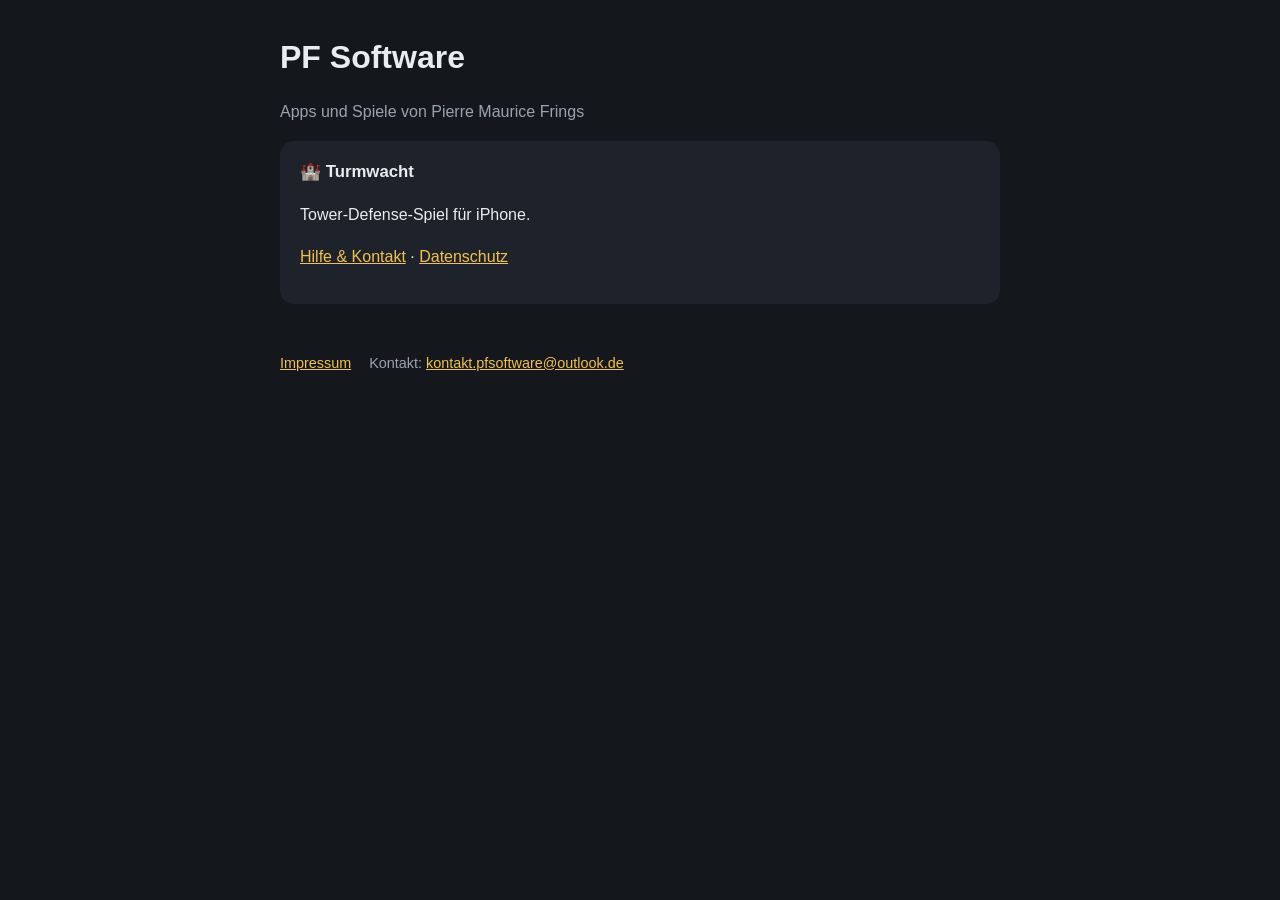
<file: index.html>
<!DOCTYPE html>
<html lang="de">
<head>
<meta charset="utf-8"><meta name="viewport" content="width=device-width, initial-scale=1">
<title>PF Software</title>
<link rel="stylesheet" href="/style.css">
</head>
<body><main>
<h1>PF Software</h1>
<p class="muted">Apps und Spiele von Pierre Maurice Frings</p>

<div class="card">
  <h3 style="margin-top:0">🏰 Turmwacht</h3>
  <p>Tower-Defense-Spiel für iPhone.</p>
  <p><a href="/turmwacht/">Hilfe &amp; Kontakt</a> · <a href="/turmwacht/datenschutz.html">Datenschutz</a></p>
</div>

<footer>
  <a href="/impressum.html">Impressum</a>
  <span>Kontakt: <a href="mailto:kontakt.pfsoftware@outlook.de">kontakt.pfsoftware@outlook.de</a></span>
</footer>
</main></body>
</html>
</file>
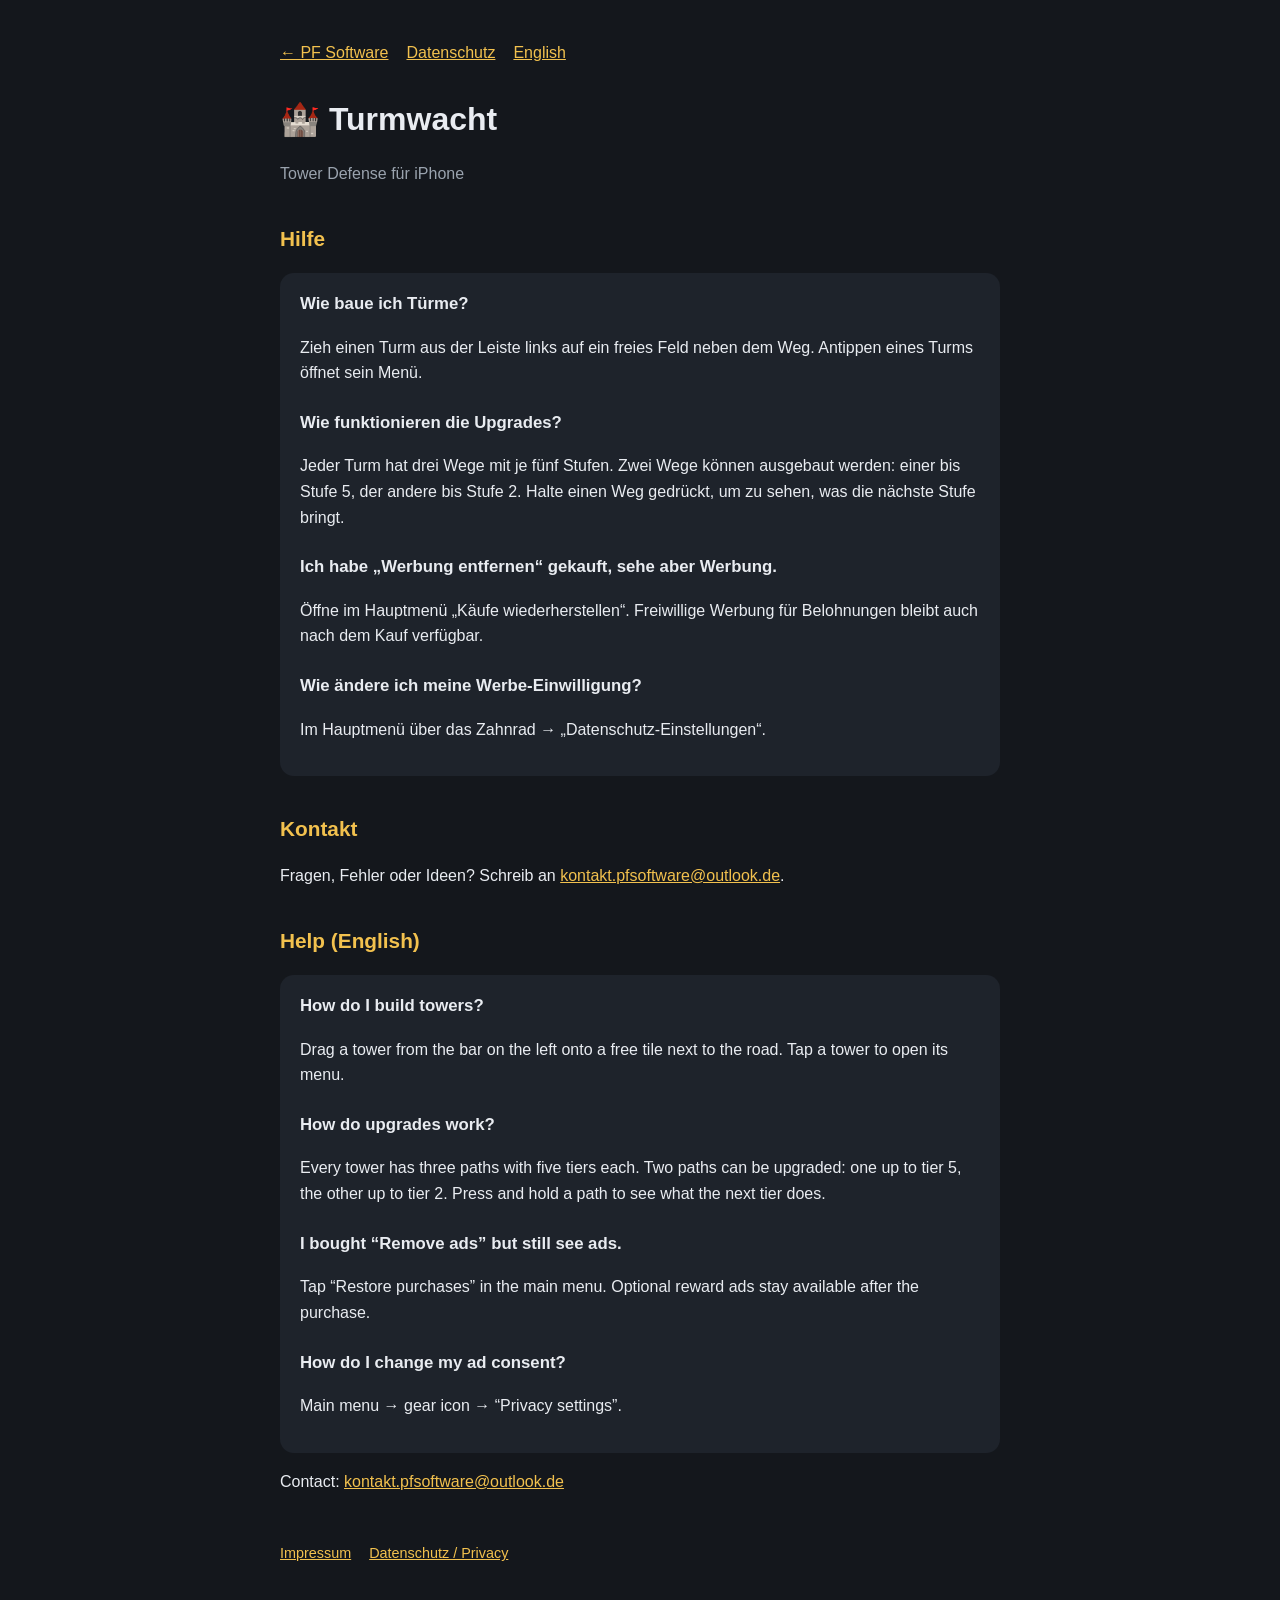
<file: turmwacht/index.html>
<!DOCTYPE html>
<html lang="de">
<head>
<meta charset="utf-8"><meta name="viewport" content="width=device-width, initial-scale=1">
<title>Turmwacht – Hilfe &amp; Kontakt</title>
<link rel="stylesheet" href="/style.css">
</head>
<body><main>
<nav><a href="/">← PF Software</a><a href="datenschutz.html">Datenschutz</a><a href="#en">English</a></nav>
<h1>🏰 Turmwacht</h1>
<p class="muted">Tower Defense für iPhone</p>

<h2>Hilfe</h2>
<div class="card">
<h3 style="margin-top:0">Wie baue ich Türme?</h3>
<p>Zieh einen Turm aus der Leiste links auf ein freies Feld neben dem Weg. Antippen eines Turms öffnet sein Menü.</p>
<h3>Wie funktionieren die Upgrades?</h3>
<p>Jeder Turm hat drei Wege mit je fünf Stufen. Zwei Wege können ausgebaut werden: einer bis Stufe 5, der andere bis Stufe 2. Halte einen Weg gedrückt, um zu sehen, was die nächste Stufe bringt.</p>
<h3>Ich habe „Werbung entfernen“ gekauft, sehe aber Werbung.</h3>
<p>Öffne im Hauptmenü „Käufe wiederherstellen“. Freiwillige Werbung für Belohnungen bleibt auch nach dem Kauf verfügbar.</p>
<h3>Wie ändere ich meine Werbe-Einwilligung?</h3>
<p>Im Hauptmenü über das Zahnrad → „Datenschutz-Einstellungen“.</p>
</div>

<h2>Kontakt</h2>
<p>Fragen, Fehler oder Ideen? Schreib an <a href="mailto:kontakt.pfsoftware@outlook.de?subject=Turmwacht">kontakt.pfsoftware@outlook.de</a>.</p>

<h2 id="en">Help (English)</h2>
<div class="card">
<h3 style="margin-top:0">How do I build towers?</h3>
<p>Drag a tower from the bar on the left onto a free tile next to the road. Tap a tower to open its menu.</p>
<h3>How do upgrades work?</h3>
<p>Every tower has three paths with five tiers each. Two paths can be upgraded: one up to tier 5, the other up to tier 2. Press and hold a path to see what the next tier does.</p>
<h3>I bought “Remove ads” but still see ads.</h3>
<p>Tap “Restore purchases” in the main menu. Optional reward ads stay available after the purchase.</p>
<h3>How do I change my ad consent?</h3>
<p>Main menu → gear icon → “Privacy settings”.</p>
</div>
<p>Contact: <a href="mailto:kontakt.pfsoftware@outlook.de?subject=Turmwacht">kontakt.pfsoftware@outlook.de</a></p>

<footer><a href="/impressum.html">Impressum</a><a href="datenschutz.html">Datenschutz / Privacy</a></footer>
</main></body>
</html>
</file>
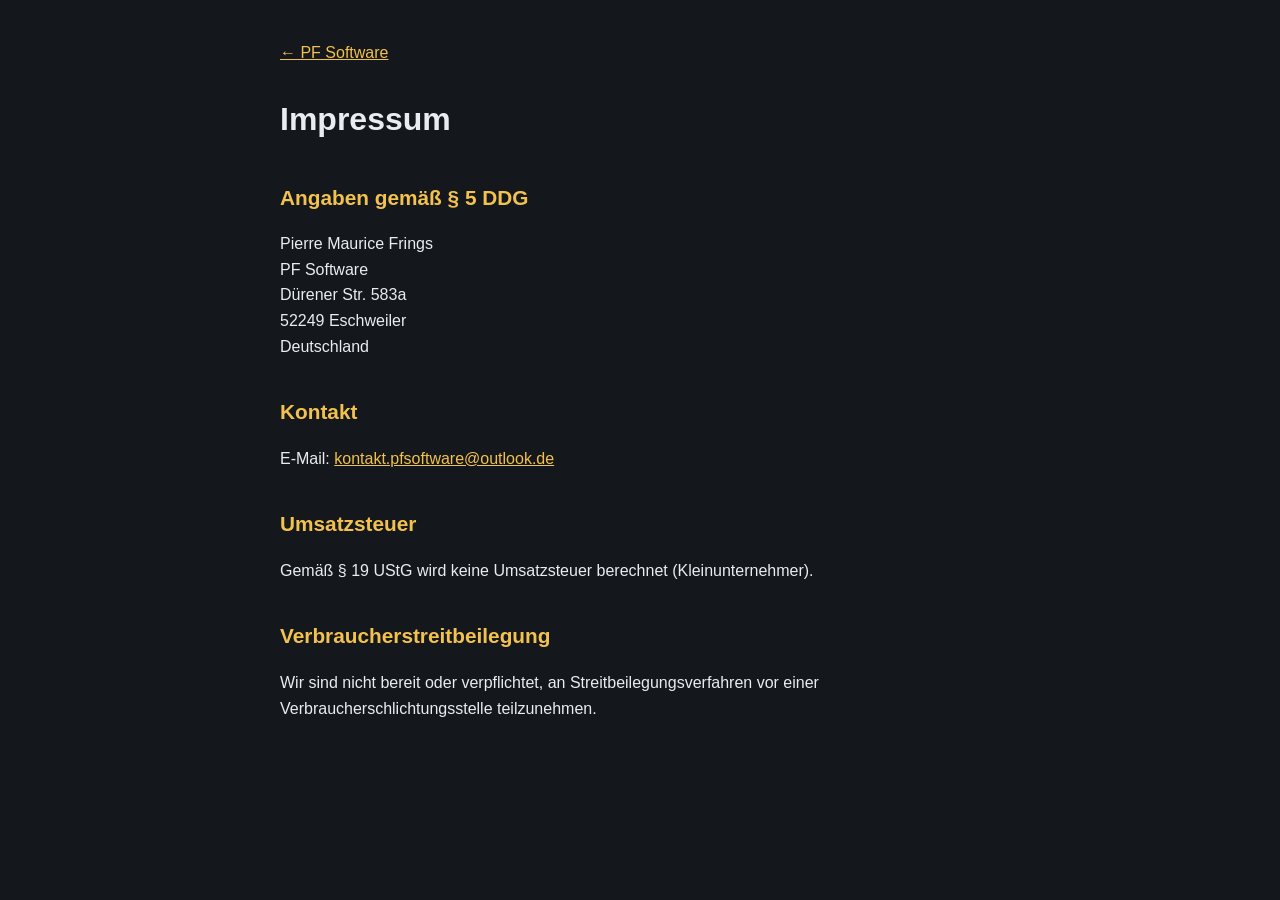
<file: impressum.html>
<!DOCTYPE html>
<html lang="de">
<head>
<meta charset="utf-8"><meta name="viewport" content="width=device-width, initial-scale=1">
<title>Impressum – PF Software</title>
<link rel="stylesheet" href="/style.css">
</head>
<body><main>
<nav><a href="/">← PF Software</a></nav>
<h1>Impressum</h1>

<h2>Angaben gemäß § 5 DDG</h2>
<p>Pierre Maurice Frings<br>
PF Software<br>
Dürener Str. 583a<br>
52249 Eschweiler<br>
Deutschland</p>

<h2>Kontakt</h2>
<p>E-Mail: <a href="mailto:kontakt.pfsoftware@outlook.de">kontakt.pfsoftware@outlook.de</a></p>

<h2>Umsatzsteuer</h2>
<p>Gemäß § 19 UStG wird keine Umsatzsteuer berechnet (Kleinunternehmer).</p>

<h2>Verbraucherstreitbeilegung</h2>
<p>Wir sind nicht bereit oder verpflichtet, an Streitbeilegungsverfahren vor einer
Verbraucherschlichtungsstelle teilzunehmen.</p>
</main></body>
</html>
</file>
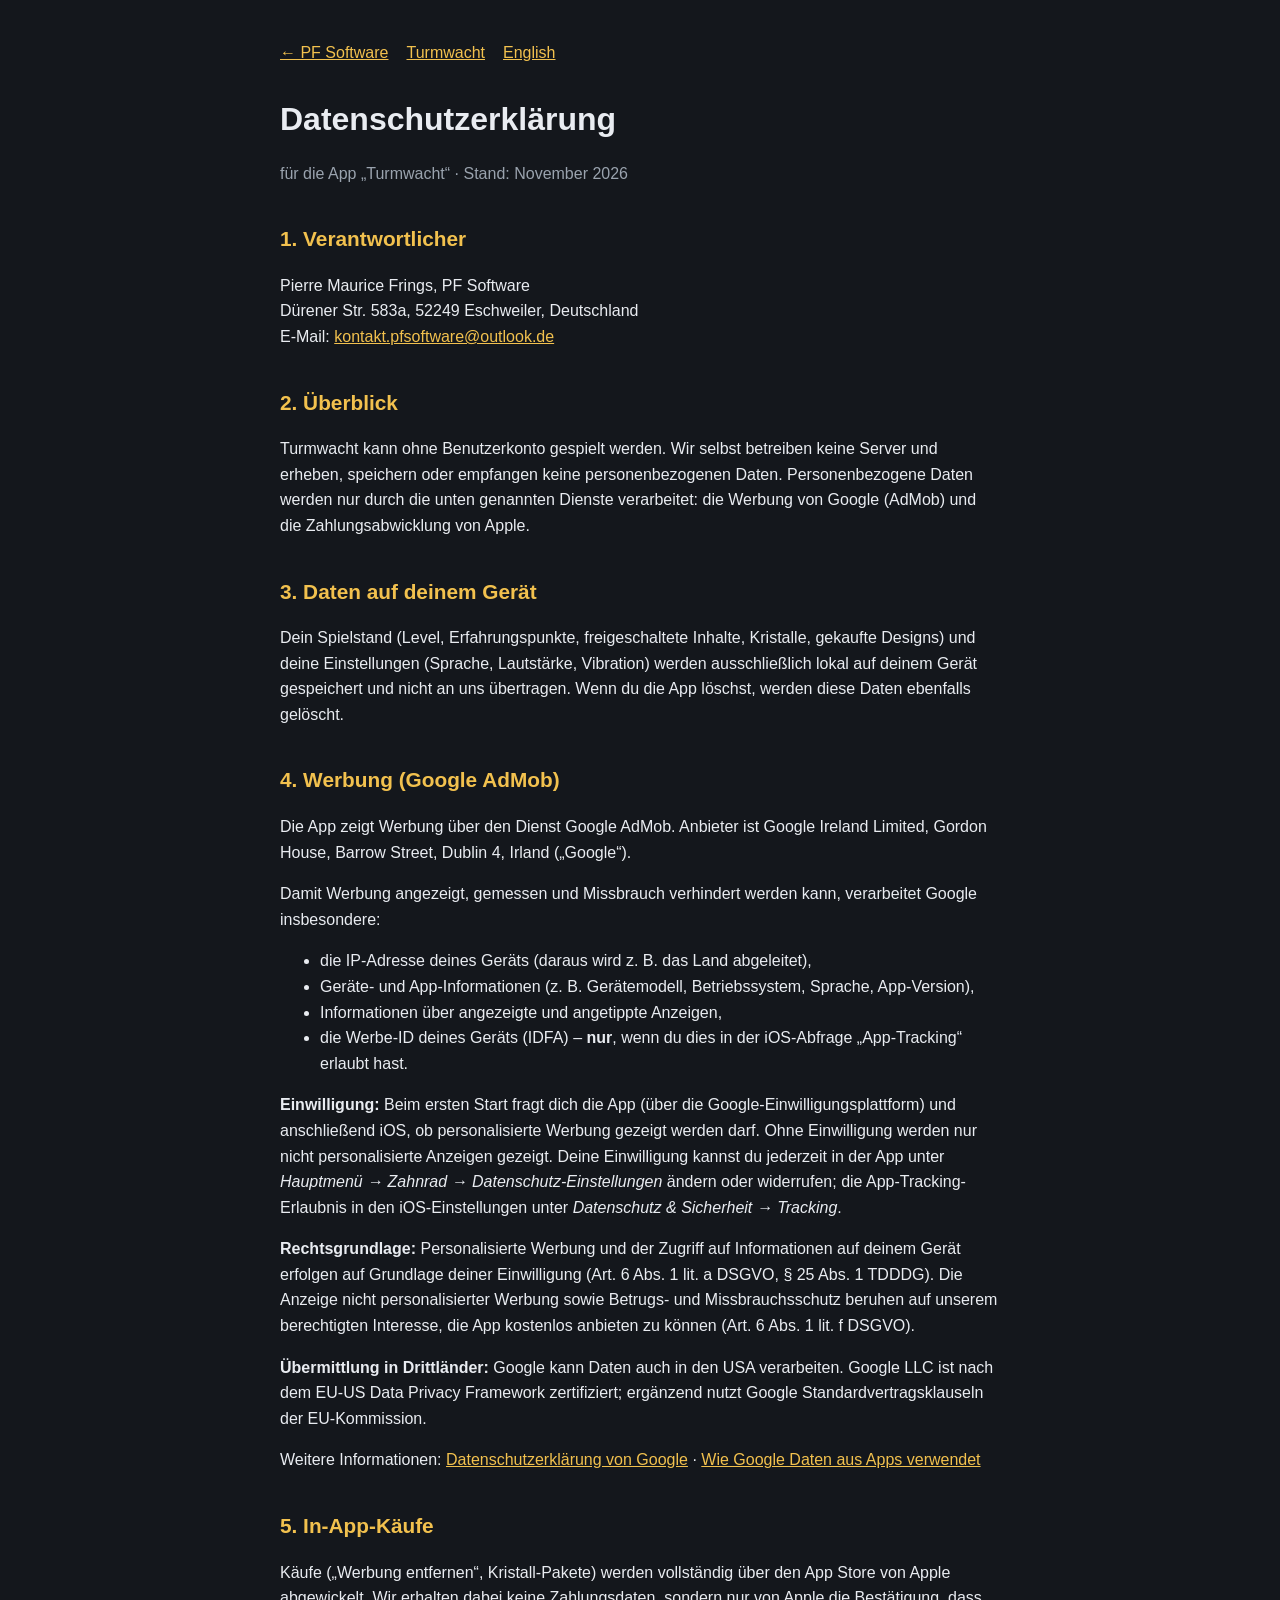
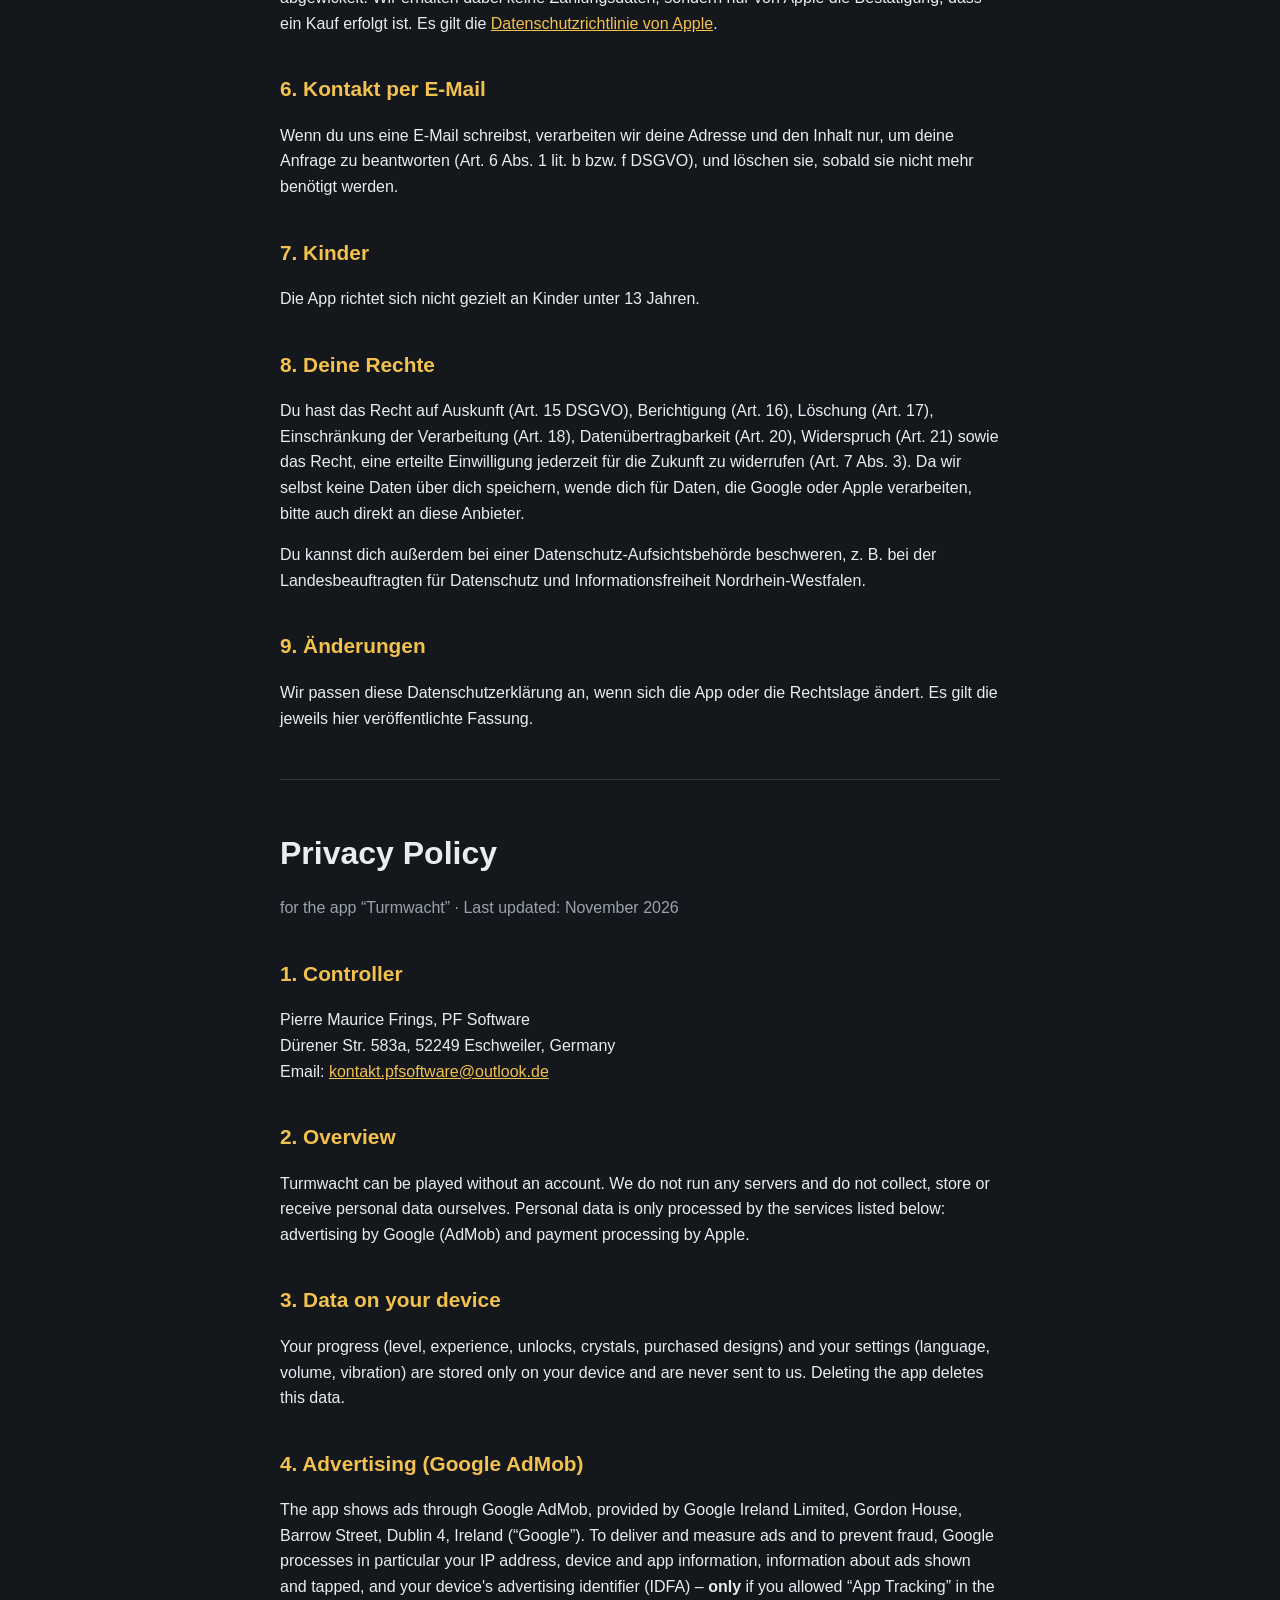
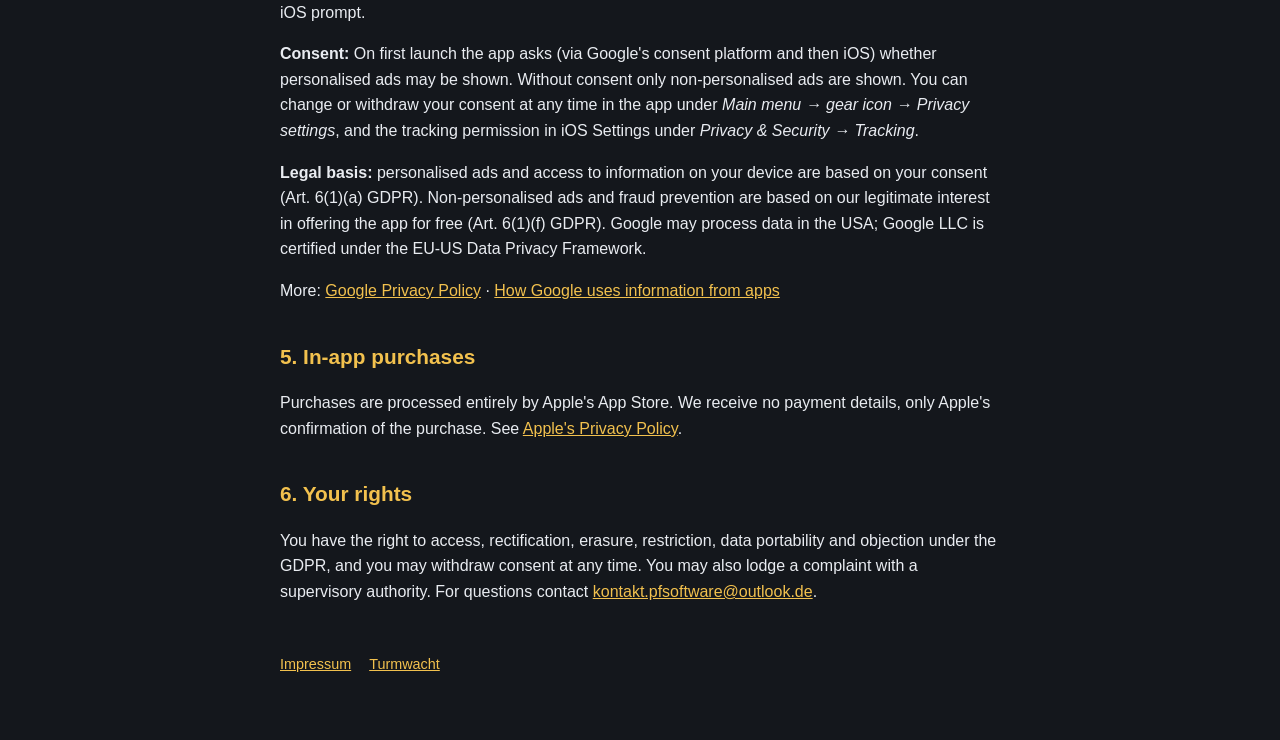
<file: turmwacht/datenschutz.html>
<!DOCTYPE html>
<html lang="de">
<head>
<meta charset="utf-8"><meta name="viewport" content="width=device-width, initial-scale=1">
<title>Turmwacht – Datenschutzerklärung / Privacy Policy</title>
<link rel="stylesheet" href="/style.css">
</head>
<body><main>
<nav><a href="/">← PF Software</a><a href="./">Turmwacht</a><a href="#en">English</a></nav>

<h1>Datenschutzerklärung</h1>
<p class="muted">für die App „Turmwacht“ · Stand: November 2026</p>

<h2>1. Verantwortlicher</h2>
<p>Pierre Maurice Frings, PF Software<br>
Dürener Str. 583a, 52249 Eschweiler, Deutschland<br>
E-Mail: <a href="mailto:kontakt.pfsoftware@outlook.de">kontakt.pfsoftware@outlook.de</a></p>

<h2>2. Überblick</h2>
<p>Turmwacht kann ohne Benutzerkonto gespielt werden. Wir selbst betreiben keine Server und erheben,
speichern oder empfangen keine personenbezogenen Daten. Personenbezogene Daten werden nur durch die
unten genannten Dienste verarbeitet: die Werbung von Google (AdMob) und die Zahlungsabwicklung von Apple.</p>

<h2>3. Daten auf deinem Gerät</h2>
<p>Dein Spielstand (Level, Erfahrungspunkte, freigeschaltete Inhalte, Kristalle, gekaufte Designs) und
deine Einstellungen (Sprache, Lautstärke, Vibration) werden ausschließlich lokal auf deinem Gerät gespeichert
und nicht an uns übertragen. Wenn du die App löschst, werden diese Daten ebenfalls gelöscht.</p>

<h2>4. Werbung (Google AdMob)</h2>
<p>Die App zeigt Werbung über den Dienst Google AdMob. Anbieter ist Google Ireland Limited, Gordon House,
Barrow Street, Dublin 4, Irland („Google“).</p>
<p>Damit Werbung angezeigt, gemessen und Missbrauch verhindert werden kann, verarbeitet Google insbesondere:</p>
<ul>
  <li>die IP-Adresse deines Geräts (daraus wird z. B. das Land abgeleitet),</li>
  <li>Geräte- und App-Informationen (z. B. Gerätemodell, Betriebssystem, Sprache, App-Version),</li>
  <li>Informationen über angezeigte und angetippte Anzeigen,</li>
  <li>die Werbe-ID deines Geräts (IDFA) – <strong>nur</strong>, wenn du dies in der iOS-Abfrage
      „App-Tracking“ erlaubt hast.</li>
</ul>
<p><strong>Einwilligung:</strong> Beim ersten Start fragt dich die App (über die Google-Einwilligungsplattform)
und anschließend iOS, ob personalisierte Werbung gezeigt werden darf. Ohne Einwilligung werden nur
nicht personalisierte Anzeigen gezeigt. Deine Einwilligung kannst du jederzeit in der App unter
<em>Hauptmenü → Zahnrad → Datenschutz-Einstellungen</em> ändern oder widerrufen; die App-Tracking-Erlaubnis
in den iOS-Einstellungen unter <em>Datenschutz &amp; Sicherheit → Tracking</em>.</p>
<p><strong>Rechtsgrundlage:</strong> Personalisierte Werbung und der Zugriff auf Informationen auf deinem Gerät
erfolgen auf Grundlage deiner Einwilligung (Art. 6 Abs. 1 lit. a DSGVO, § 25 Abs. 1 TDDDG). Die Anzeige
nicht personalisierter Werbung sowie Betrugs- und Missbrauchsschutz beruhen auf unserem berechtigten
Interesse, die App kostenlos anbieten zu können (Art. 6 Abs. 1 lit. f DSGVO).</p>
<p><strong>Übermittlung in Drittländer:</strong> Google kann Daten auch in den USA verarbeiten. Google LLC ist
nach dem EU-US Data Privacy Framework zertifiziert; ergänzend nutzt Google Standardvertragsklauseln der
EU-Kommission.</p>
<p>Weitere Informationen: <a href="https://policies.google.com/privacy">Datenschutzerklärung von Google</a> ·
<a href="https://policies.google.com/technologies/partner-sites">Wie Google Daten aus Apps verwendet</a></p>

<h2>5. In-App-Käufe</h2>
<p>Käufe („Werbung entfernen“, Kristall-Pakete) werden vollständig über den App Store von Apple abgewickelt.
Wir erhalten dabei keine Zahlungsdaten, sondern nur von Apple die Bestätigung, dass ein Kauf erfolgt ist.
Es gilt die <a href="https://www.apple.com/de/legal/privacy/">Datenschutzrichtlinie von Apple</a>.</p>

<h2>6. Kontakt per E-Mail</h2>
<p>Wenn du uns eine E-Mail schreibst, verarbeiten wir deine Adresse und den Inhalt nur, um deine Anfrage zu
beantworten (Art. 6 Abs. 1 lit. b bzw. f DSGVO), und löschen sie, sobald sie nicht mehr benötigt werden.</p>

<h2>7. Kinder</h2>
<p>Die App richtet sich nicht gezielt an Kinder unter 13 Jahren.</p>

<h2>8. Deine Rechte</h2>
<p>Du hast das Recht auf Auskunft (Art. 15 DSGVO), Berichtigung (Art. 16), Löschung (Art. 17),
Einschränkung der Verarbeitung (Art. 18), Datenübertragbarkeit (Art. 20), Widerspruch (Art. 21) sowie
das Recht, eine erteilte Einwilligung jederzeit für die Zukunft zu widerrufen (Art. 7 Abs. 3).
Da wir selbst keine Daten über dich speichern, wende dich für Daten, die Google oder Apple verarbeiten,
bitte auch direkt an diese Anbieter.</p>
<p>Du kannst dich außerdem bei einer Datenschutz-Aufsichtsbehörde beschweren, z. B. bei der
Landesbeauftragten für Datenschutz und Informationsfreiheit Nordrhein-Westfalen.</p>

<h2>9. Änderungen</h2>
<p>Wir passen diese Datenschutzerklärung an, wenn sich die App oder die Rechtslage ändert.
Es gilt die jeweils hier veröffentlichte Fassung.</p>

<hr style="margin:48px 0;border:none;border-top:1px solid #333">

<h1 id="en">Privacy Policy</h1>
<p class="muted">for the app “Turmwacht” · Last updated: November 2026</p>

<h2>1. Controller</h2>
<p>Pierre Maurice Frings, PF Software<br>
Dürener Str. 583a, 52249 Eschweiler, Germany<br>
Email: <a href="mailto:kontakt.pfsoftware@outlook.de">kontakt.pfsoftware@outlook.de</a></p>

<h2>2. Overview</h2>
<p>Turmwacht can be played without an account. We do not run any servers and do not collect, store or receive
personal data ourselves. Personal data is only processed by the services listed below: advertising by Google
(AdMob) and payment processing by Apple.</p>

<h2>3. Data on your device</h2>
<p>Your progress (level, experience, unlocks, crystals, purchased designs) and your settings (language, volume,
vibration) are stored only on your device and are never sent to us. Deleting the app deletes this data.</p>

<h2>4. Advertising (Google AdMob)</h2>
<p>The app shows ads through Google AdMob, provided by Google Ireland Limited, Gordon House, Barrow Street,
Dublin 4, Ireland (“Google”). To deliver and measure ads and to prevent fraud, Google processes in particular
your IP address, device and app information, information about ads shown and tapped, and your device's
advertising identifier (IDFA) – <strong>only</strong> if you allowed “App Tracking” in the iOS prompt.</p>
<p><strong>Consent:</strong> On first launch the app asks (via Google's consent platform and then iOS) whether
personalised ads may be shown. Without consent only non-personalised ads are shown. You can change or withdraw
your consent at any time in the app under <em>Main menu → gear icon → Privacy settings</em>, and the tracking
permission in iOS Settings under <em>Privacy &amp; Security → Tracking</em>.</p>
<p><strong>Legal basis:</strong> personalised ads and access to information on your device are based on your
consent (Art. 6(1)(a) GDPR). Non-personalised ads and fraud prevention are based on our legitimate interest
in offering the app for free (Art. 6(1)(f) GDPR). Google may process data in the USA; Google LLC is certified
under the EU-US Data Privacy Framework.</p>
<p>More: <a href="https://policies.google.com/privacy">Google Privacy Policy</a> ·
<a href="https://policies.google.com/technologies/partner-sites">How Google uses information from apps</a></p>

<h2>5. In-app purchases</h2>
<p>Purchases are processed entirely by Apple's App Store. We receive no payment details, only Apple's
confirmation of the purchase. See <a href="https://www.apple.com/legal/privacy/">Apple's Privacy Policy</a>.</p>

<h2>6. Your rights</h2>
<p>You have the right to access, rectification, erasure, restriction, data portability and objection under the
GDPR, and you may withdraw consent at any time. You may also lodge a complaint with a supervisory authority.
For questions contact <a href="mailto:kontakt.pfsoftware@outlook.de">kontakt.pfsoftware@outlook.de</a>.</p>

<footer><a href="/impressum.html">Impressum</a><a href="./">Turmwacht</a></footer>
</main></body>
</html>
</file>
<file: style.css>
:root { --bg:#14171c; --card:#1e232b; --text:#e9ecf1; --muted:#9aa3ae; --accent:#f2c14e; }
* { box-sizing: border-box; }
body { margin:0; font-family: -apple-system, BlinkMacSystemFont, "Segoe UI", Roboto, sans-serif;
       background: var(--bg); color: var(--text); line-height: 1.6; }
main { max-width: 760px; margin: 0 auto; padding: 32px 20px 64px; }
h1 { font-size: 2rem; margin: 0 0 4px; }
h2 { margin-top: 36px; font-size: 1.3rem; color: var(--accent); }
h3 { margin-top: 24px; font-size: 1.05rem; }
a { color: var(--accent); }
.muted { color: var(--muted); }
.card { background: var(--card); border-radius: 14px; padding: 18px 20px; margin: 16px 0; }
nav { display:flex; gap:18px; flex-wrap:wrap; margin: 8px 0 28px; }
footer { margin-top: 48px; font-size: .9rem; color: var(--muted); display:flex; gap:18px; flex-wrap:wrap; }
.lang { float:right; font-size:.9rem; }
</file>
